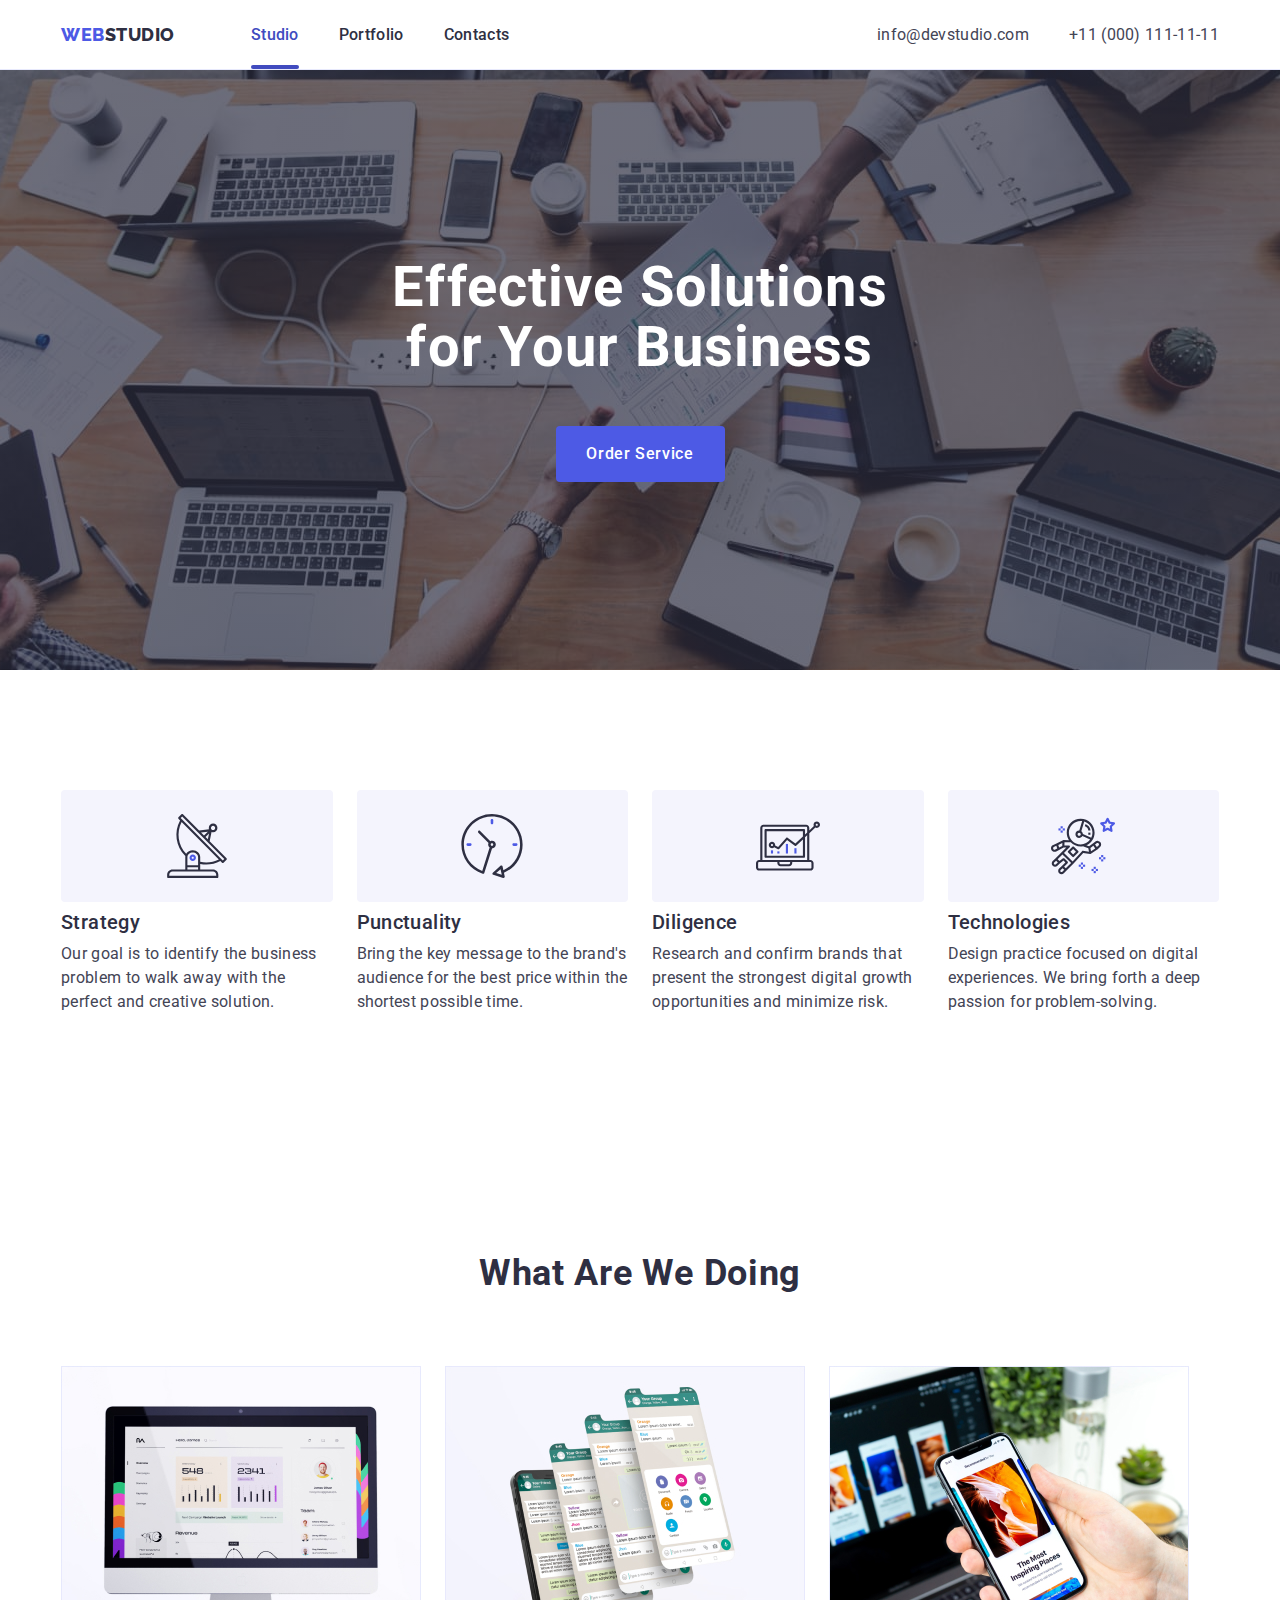
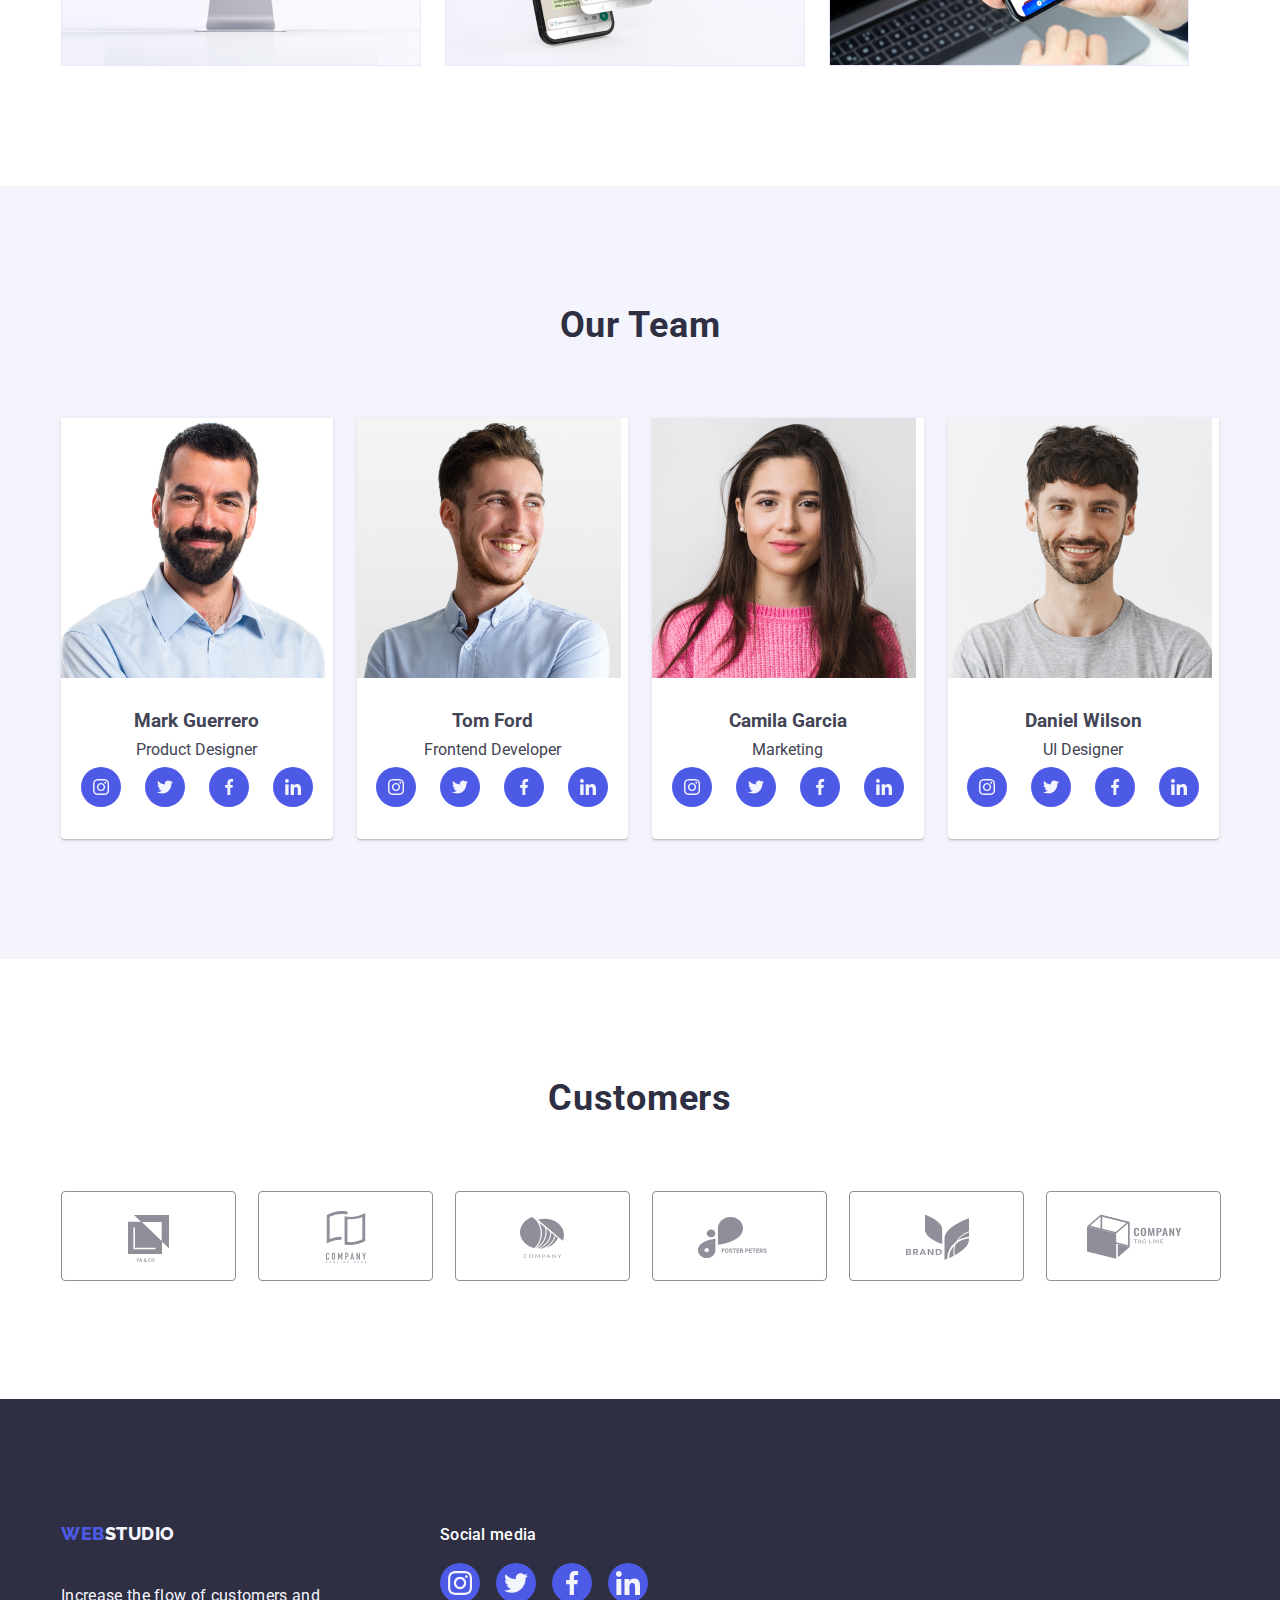
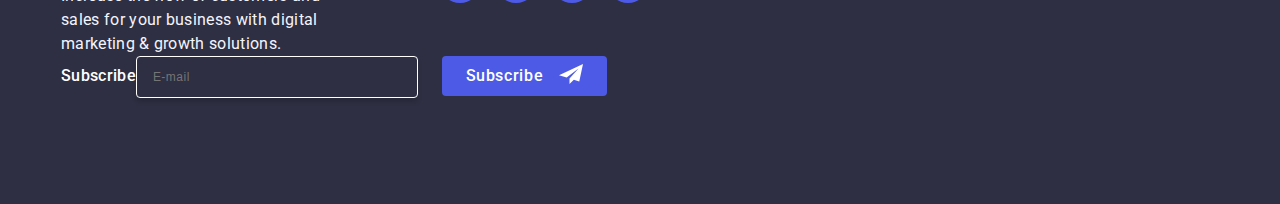
<file: index.html>
<!DOCTYPE html>
<html lang="en">

<head>
    <meta charset="UTF-8">
    <meta name="viewport" content="width=device-width, initial-scale=1.0">
    <title>Studio</title>

<!-- Style Normalization -->
    <link rel="stylesheet" 
    href="https://cdnjs.cloudflare.com/ajax/libs/modern-normalize/2.0.0/modern-normalize.min.css" integrity="sha512-4xo8blKMVCiXpTaLzQSLSw3KFOVPWhm/TRtuPVc4WG6kUgjH6J03IBuG7JZPkcWMxJ5huwaBpOpnwYElP/m6wg==" 
    crossorigin="anonymous" 
    referrerpolicy="no-referrer" />

<!-- Google Fonts -->
    <link rel="preconnect" href="https://fonts.googleapis.com" />
    <link rel="preconnect" href="https://fonts.gstatic.com" crossorigin />
    <link href="https://fonts.googleapis.com/css2?family=Raleway:wght@800&family=Roboto:wght@400;500;700;900&display=swap"
        rel="stylesheet" />

 <!-- CSS -->
    <link rel="stylesheet" href="./css/styles.css" />
</head>

<body>
<!-- This is the top header -->
<header class="header">
    <div class="main-header container">
    <nav class="header-nav">
            <a class="logo link" href="./index.html">Web<span class="studio-logo">Studio</span>
            </a>
            <ul class="header-menu list">
                <li class="header-item">
                    <a class="menu-nav-link link menu-active" href="./index.html">Studio</a>
                </li>
                <li class="header-item">
                    <a class="menu-nav-link link" href="./portfolio.html">Portfolio</a>
                </li>
                <li class="header-item">
                    <a class="menu-nav-link link" href="">Contacts</a>
                </li>
            </ul>
    </nav>
    <address class="address">
            <ul class="contact list">
                <li class="address-item">
                    <a class="contact-info link" href="mailto:info@devstudio.com">info@devstudio.com</a>
                </li>
                <li class="address-item">
                    <a class="contact-info link" href="tel:+110001111111">+11 (000) 111-11-11</a>
                </li>
            </ul>
    </address>
    </div>
</header>

<!-- Main with 5 sections -->
<main>
<!-- Section 1 hero -->
    <section class="hero">       
        <div class="container hero-container">
          <h1 class="hero-text">Effective Solutions for Your Business</h1>
            <button class="hero-button" type="button" data-modal-open>Order Service</button>
        </div>
    </section>

<!-- Section 2 features -->    
    <section class="feature-list">
        <div class="container">
        <h2 class="visually-hidden">Feature List</h2>
        <ul class="info-card list">
            <li class="feature-card">
                <div class="feature-icon-container">
                  <svg xmlns="http://www.w3.org/2000/svg" width="64" height="64" viewBox="0 0 64 64" fill="none" id="antenna">
                    <use href="./images/SVG-sprite-icons.svg#antenna"></use> 
                  </svg>
                </div>
                <h3 class="feature-title">Strategy</h3>
                <p class="feature-text">Our goal is to identify the business problem to walk away with the perfect and creative
                    solution.</p>
            </li>
    
            <li class="feature-card">
                <div class="feature-icon-container">
                    <svg xmlns="http://www.w3.org/2000/svg" width="64" height="64" viewBox="0 0 64 64" fill="none" id="clock">
                        <use href="./images/SVG-sprite-icons.svg#clock"></use>
                    </svg>
                </div>
                <h3 class="feature-title">Punctuality</h3>
                <p class="feature-text"> Bring the key message to the brand's audience for the best price within the shortest
                    possible time.</p>
            </li>
    
            <li class="feature-card">
                <div class="feature-icon-container">
                    <svg xmlns="http://www.w3.org/2000/svg" width="64" height="64" viewBox="0 0 64 64" fill="none" id="diagram">
                        <use href="./images/SVG-sprite-icons.svg#diagram"></use>
                    </svg>
                </div>
                <h3 class="feature-title">Diligence</h3>
                <p class="feature-text">Research and confirm brands that present the strongest digital growth opportunities and
                    minimize risk.</p>
            </li>
    
            <li class="feature-card">
                <div class="feature-icon-container">
                    <svg xmlns="http://www.w3.org/2000/svg" width="64" height="64" viewBox="0 0 64 64" fill="none" id="astronaut">
                        <use href="./images/SVG-sprite-icons.svg#astronaut"></use>
                    </svg>
                </div>
                <h3 class="feature-title">Technologies</h3>
                <p class="feature-text">Design practice focused on digital experiences. We bring forth a deep passion for
                    problem-solving.</p>
            </li>
        </ul>
        </div>
    </section>

<!-- Section 3 services -->    
    <section class="service-section">
        <div class="container">
        <h2 class="section-title no-top-padding">What are we doing</h2>
        <ul class="service list">
            <li class="service-photo">
                <img src="./images/desktop-monitor.jpg" width="360" alt="desktop-monitor" />
            </li>
            <li class="service-photo">
                <img src="./images/mobile-phones.jpg" width="360" alt="mobile-phones" />
            </li>
            <li class="service-photo">
                <img src="./images/mobile-phone-apps.jpg" width="360" alt="mobile-phone-applications" />
            </li>
        </ul>
        </div>
    </section>

<!-- Section 4 team profile -->   
    <section class="team-section">
        <div class="container">
        <h2 class="section-title">Our Team</h2>
        <ul class="team list">
            <li class="team-item">
                <img src="./images/smiling-man-with-beard.jpg" width="264" alt="smiling-man-with-beard" />
                <div class="team-member">
                <h3 class="feature-title">Mark Guerrero</h3>
                <p class="feature-text">Product Designer</p>
                  <ul class="social-media-icons list">
                    <!-- Staff 1 social media links -->
                    <li class="socmed-icon-list">
                        <a class="socmed-icon-link" href="">
                            <svg class="socmed-icon" xmlns="http://www.w3.org/2000/svg" width="16" height="16">
                                <use href="./images/SVG-sprite-icons.svg#instagram"></use>
                            </svg>
                        </a>
                      </li>
                    <li class="socmed-icon-list">
                        <a class="socmed-icon-link" href="">
                            <svg class="socmed-icon" xmlns="http://www.w3.org/2000/svg" width="16" height="16">
                                <use href="./images/SVG-sprite-icons.svg#twitter"></use>
                            </svg>
                        </a>
                    </li>
                    <li class="socmed-icon-list">
                        <a class="socmed-icon-link" href="">
                            <svg class="socmed-icon" xmlns="http://www.w3.org/2000/svg" width="16" height="16">
                                <use href="./images/SVG-sprite-icons.svg#facebook"></use>
                            </svg>
                        </a>
                    </li>
                    <li class="socmed-icon-list">
                        <a class="socmed-icon-link" href="">
                            <svg class="socmed-icon" xmlns="http://www.w3.org/2000/svg" width="16" height="16">
                                <use href="./images/SVG-sprite-icons.svg#linkedin"></use>
                            </svg>
                        </a>
                    </li>
                  </ul>
                </div>
            </li>
            <li class="team-item">
                <img src="./images/smiling-man-looking-right.jpg" width="264" alt="smiling-man-looking-right" />
                <div class="team-member">
                <h3 class="feature-title">Tom Ford</h3>
                <p class="feature-text">Frontend Developer</p>
                <ul class="social-media-icons list">
                    <!-- Staff 2 social media links -->
                    <li class="socmed-icon-list">
                        <a class="socmed-icon-link" href="">
                            <svg class="socmed-icon" xmlns="http://www.w3.org/2000/svg" width="16" height="16">
                                <use href="./images/SVG-sprite-icons.svg#instagram"></use>
                            </svg>
                        </a>
                    </li>
                    <li class="socmed-icon-list">
                        <a class="socmed-icon-link" href="">
                            <svg class="socmed-icon" xmlns="http://www.w3.org/2000/svg" width="16" height="16">
                                <use href="./images/SVG-sprite-icons.svg#twitter"></use>
                            </svg>
                        </a>
                    </li>
                    <li class="socmed-icon-list">
                        <a class="socmed-icon-link" href="">
                            <svg class="socmed-icon" xmlns="http://www.w3.org/2000/svg" width="16" height="16">
                                <use href="./images/SVG-sprite-icons.svg#facebook"></use>
                            </svg>
                        </a>
                    </li>
                    <li class="socmed-icon-list">
                        <a class="socmed-icon-link" href="">
                            <svg class="socmed-icon" xmlns="http://www.w3.org/2000/svg" width="16" height="16">
                                <use href="./images/SVG-sprite-icons.svg#linkedin"></use>
                            </svg>
                        </a>
                    </li>
                </ul>
                </div>
            </li>
            <li class="team-item">
                <img src="./images/smiling-girl-in-pink.jpg" width="264" alt="smiling-girl-in-pink" />
                <div class="team-member">
                <h3 class="feature-title">Camila Garcia</h3>
                <p class="feature-text">Marketing</p>
                <ul class="social-media-icons list">
                    <!-- Staff 3 social media links -->
                    <li class="socmed-icon-list">
                        <a class="socmed-icon-link" href="">
                            <svg class="socmed-icon" xmlns="http://www.w3.org/2000/svg" width="16" height="16">
                                <use href="./images/SVG-sprite-icons.svg#instagram"></use>
                            </svg>
                        </a>
                    </li>
                    <li class="socmed-icon-list">
                        <a class="socmed-icon-link" href="">
                            <svg class="socmed-icon" xmlns="http://www.w3.org/2000/svg" width="16" height="16">
                                <use href="./images/SVG-sprite-icons.svg#twitter"></use>
                            </svg>
                        </a>
                    </li>
                    <li class="socmed-icon-list">
                        <a class="socmed-icon-link" href="">
                            <svg class="socmed-icon" xmlns="http://www.w3.org/2000/svg" width="16" height="16">
                                <use href="./images/SVG-sprite-icons.svg#facebook"></use>
                            </svg>
                        </a>
                    </li>
                    <li class="socmed-icon-list">
                        <a class="socmed-icon-link" href="">
                            <svg class="socmed-icon" xmlns="http://www.w3.org/2000/svg" width="16" height="16">
                                <use href="./images/SVG-sprite-icons.svg#linkedin"></use>
                            </svg>
                        </a>
                    </li>
                </ul>
                </div>
            </li>
            <li class="team-item">
                <img src="./images/smiling-man-in-gray.jpg" width="264" alt="smiling-man-in-gray" />
                <div class="team-member">
                <h3 class="feature-title">Daniel Wilson</h3>
                <p class="feature-text">UI Designer</p>
                <ul class="social-media-icons list">
                    <!-- Staff 4 social media links -->
                    <li class="socmed-icon-list">
                        <a class="socmed-icon-link" href="">
                            <svg class="socmed-icon" xmlns="http://www.w3.org/2000/svg" width="16" height="16">
                                <use href="./images/SVG-sprite-icons.svg#instagram"></use>
                            </svg>
                        </a>
                    </li>
                    <li class="socmed-icon-list">
                        <a class="socmed-icon-link" href="">
                            <svg class="socmed-icon" xmlns="http://www.w3.org/2000/svg" width="16" height="16">
                                <use href="./images/SVG-sprite-icons.svg#twitter"></use>
                            </svg>
                        </a>
                    </li>
                    <li class="socmed-icon-list">
                        <a class="socmed-icon-link" href="">
                            <svg class="socmed-icon" xmlns="http://www.w3.org/2000/svg" width="16" height="16">
                                <use href="./images/SVG-sprite-icons.svg#facebook"></use>
                            </svg>
                        </a>
                    </li>
                    <li class="socmed-icon-list">
                        <a class="socmed-icon-link" href="">
                            <svg class="socmed-icon" xmlns="http://www.w3.org/2000/svg" width="16" height="16">
                                <use href="./images/SVG-sprite-icons.svg#linkedin"></use>
                            </svg>
                        </a>
                    </li>
                </ul>
                </div>
            </li>
        </ul>
        </div>
    </section>
<!-- Section 5 client gallery -->
<section class="customer-gallery">
    <div class="container">
        <h2 class="section-title">Customers</h2>
        <ul class="customers list">
            <!-- Client 1 -->
           <li class="customer-gallery-list">
              <a class="icon-link" href="">
                <svg class="customer-icon" xmlns="http://www.w3.org/2000/svg" width="104" height="56">
                  <use href="./images/SVG-sprite-icons.svg#client1"></use>
                </svg>
              </a>
           </li>
           <!-- Client 2 -->
            <li class="customer-gallery-list">
                <a class="icon-link" href="">
                    <svg class="customer-icon" xmlns="http://www.w3.org/2000/svg" width="104" height="56">
                        <use href="./images/SVG-sprite-icons.svg#client2"></use>
                    </svg>
                </a>
            </li>
            <!-- Client 3 -->
            <li class="customer-gallery-list">
                <a class="icon-link" href="">
                    <svg class="customer-icon" xmlns="http://www.w3.org/2000/svg" width="104" height="56">
                        <use href="./images/SVG-sprite-icons.svg#client3"></use>
                    </svg>
                </a>
            </li>
            <!-- Client 4 -->
            <li class="customer-gallery-list">
                <a class="icon-link" href="">
                    <svg class="customer-icon" xmlns="http://www.w3.org/2000/svg" width="104" height="56">
                        <use href="./images/SVG-sprite-icons.svg#client4"></use>
                    </svg>
                </a>
            </li>
            <!-- Client 5 -->
            <li class="customer-gallery-list">
                <a class="icon-link" href="">
                    <svg class="customer-icon" xmlns="http://www.w3.org/2000/svg" width="104" height="56">
                        <use href="./images/SVG-sprite-icons.svg#client5"></use>
                    </svg>
                </a>
            </li>
            <!-- Client 6 -->
            <li class="customer-gallery-list">
                <a class="icon-link" href="">
                    <svg class="customer-icon" xmlns="http://www.w3.org/2000/svg" width="104" height="56">
                        <use href="./images/SVG-sprite-icons.svg#client6"></use>
                    </svg>
                </a>
            </li>
        </ul>
    </div>
</section>
</main>
<!-- Footer -->
    <footer class="footer row">
        <div class="container">
            <div class="wrapper">
                <a href="./index.html" class="logo link">Web<span class="footer-studio">Studio</span>
                </a>
                <p class="footer-text">
                    Increase the flow of customers and <br />
                    sales for your business with digital <br />
                    marketing & growth solutions.
                </p>
            </div>
            <!-- Footer Social Media Menu -->
            <div class="wrapper">
                <p class="footer-menu-header">Social media</p>
                <ul class="footer-socmed list">
                        <li class="footer-socmed-icons">
                        <a class="footer-socmed-links" href="">
                            <svg class="footer-socmed-svg" xmlns="http://www.w3.org/2000/svg" width="24" height="24">
                                <use href="./images/SVG-sprite-icons.svg#instagram-footer"></use>
                            </svg>
                        </a>
                    </li>
                    <li class="footer-socmed-icons">
                        <a class="footer-socmed-links" href="">
                            <svg class="footer-socmed-svg" xmlns="http://www.w3.org/2000/svg" width="24" height="24">
                                <use href="./images/SVG-sprite-icons.svg#twitter-footer"></use>
                            </svg>
                        </a>
                    </li>
                    <li class="footer-socmed-icons">
                        <a class="footer-socmed-links" href="">
                            <svg class="footer-socmed-svg" xmlns="http://www.w3.org/2000/svg" width="24" height="24">
                                <use href="./images/SVG-sprite-icons.svg#facebook-footer"></use>
                            </svg>
                        </a>
                    </li>
                    <li class="footer-socmed-icons">
                        <a class="footer-socmed-links" href="">
                            <svg class="footer-socmed-svg" xmlns="http://www.w3.org/2000/svg" width="24" height="24">
                                <use href="./images/SVG-sprite-icons.svg#linkedin-footer"></use>
                            </svg>
                        </a>
                    </li>
                </ul>
            </div>
        </div>
        <!-- Footer subscribe form -->
        <div class="container footer-form">
            <p class="subscribe">Subscribe</p>
            <form class="subscribe-form">
                <label class="subscribe-label">
                    <input class="input-type" type="E-mail" name="name" placeholder="E-mail">
                </label>
                <button class="subscribe-button" type="submit">
                    Subscribe
                    <svg class="icon-send" xmlns="http://www.w3.org/2000/svg" width="24" height="24">
                        <use href="./images/SVG-sprite-icons.svg#icon-send"></use>
                    </svg>
                </button>
            </form>
        </div>
    </footer>
    <!-- JS data modal -->
    <div class="backdrop is-hidden" data-modal>
        <div class="modal">
            <button class="modal-close" type="button" data-modal-close>
                <svg class="modal-close-svg" xmlns="http://www.w3.org/2000/svg" width="8" height="8">
                    <use href="./images/SVG-sprite-icons.svg#modal-close"></use>
                </svg>
            </button>
        </div>
    </div>
    <script src="./modal.js"></script>
</body>
</html>
</file>
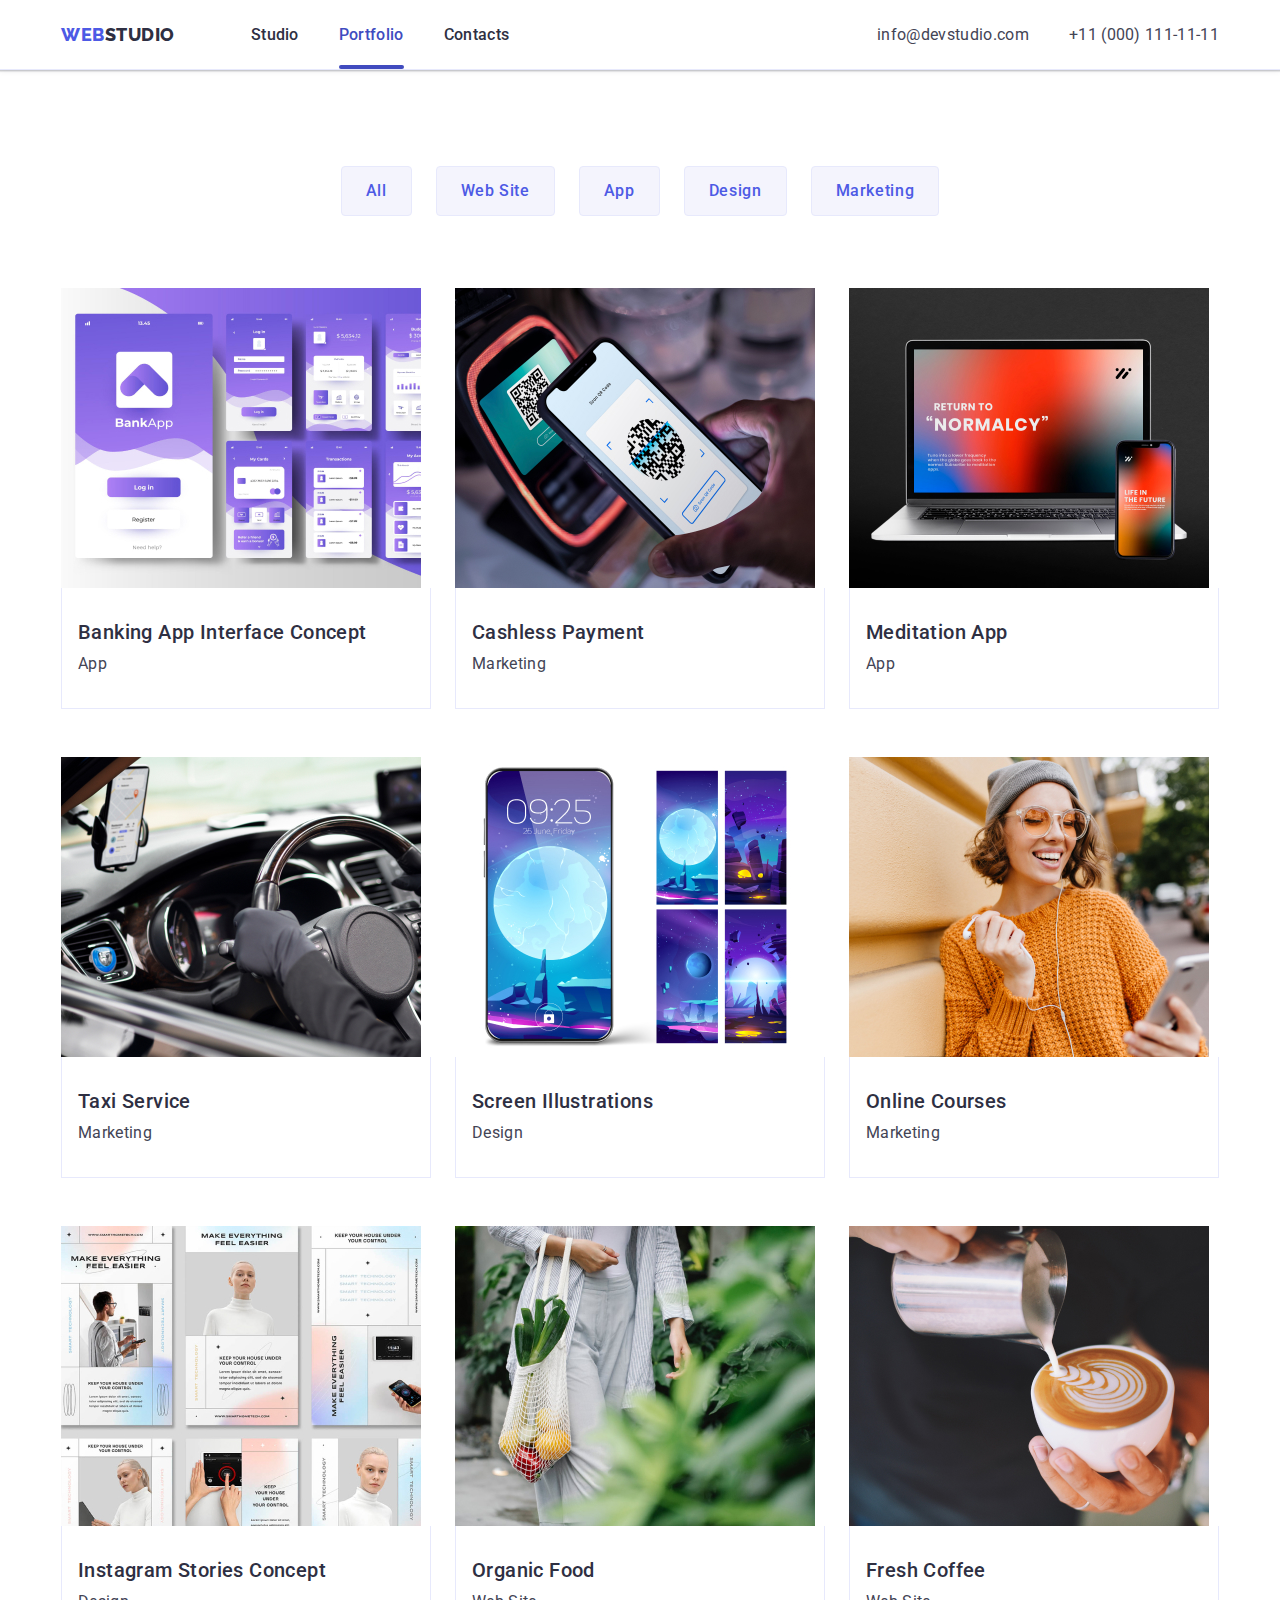
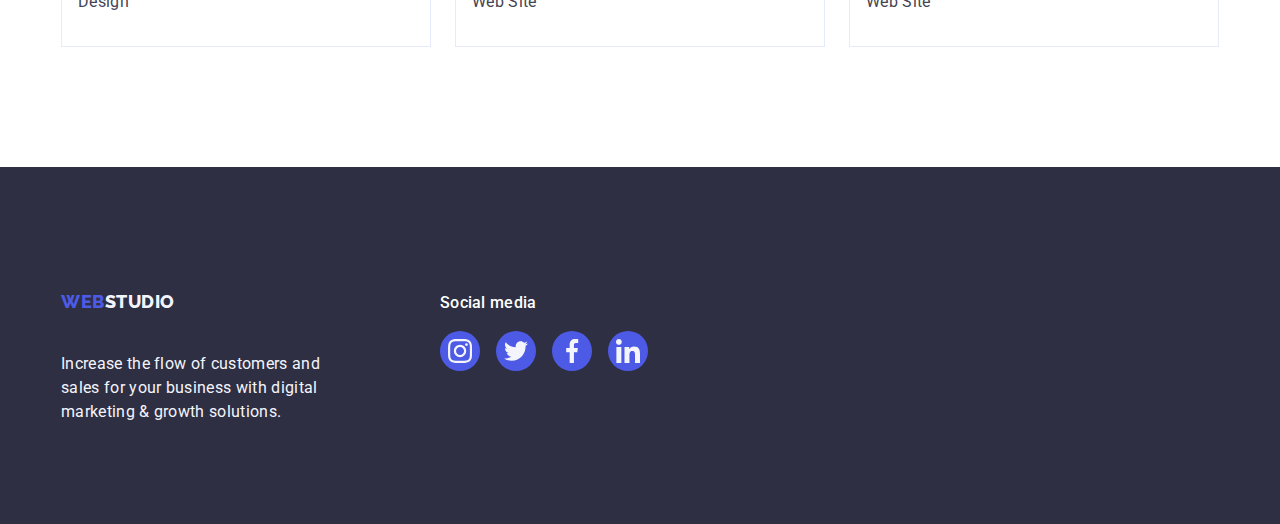
<file: portfolio.html>
<!DOCTYPE html>
<html lang="en">

<head>
    <meta charset="UTF-8">
    <meta name="viewport" content="width=device-width, initial-scale=1.0">
    <title>Portfolio</title>

<!-- Style Normalization -->
<link rel="stylesheet" href="https://cdnjs.cloudflare.com/ajax/libs/modern-normalize/2.0.0/modern-normalize.min.css"
    integrity="sha512-4xo8blKMVCiXpTaLzQSLSw3KFOVPWhm/TRtuPVc4WG6kUgjH6J03IBuG7JZPkcWMxJ5huwaBpOpnwYElP/m6wg=="
    crossorigin="anonymous" referrerpolicy="no-referrer" />

<!-- Google Fonts -->
<link rel="preconnect" href="https://fonts.googleapis.com" />
<link rel="preconnect" href="https://fonts.gstatic.com" crossorigin />
<link href="https://fonts.googleapis.com/css2?family=Raleway:wght@800&family=Roboto:wght@400;500;700;900&display=swap"
    rel="stylesheet" />

<!-- CSS -->
<link rel="stylesheet" href="./css/styles.css" />
</head>

<body>
<!-- This is the top header -->
<header class="header">
    <div class="main-header container">
        <nav class="header-nav">
            <a class="logo link" href="./index.html">Web<span class="studio-logo">Studio</span>
            </a>
            <ul class="header-menu list">
                <li class="header-item">
                    <a class="menu-nav-link link" href="./index.html">Studio</a>
                </li>
                <li class="header-item">
                    <a class="menu-nav-link link menu-active" href="./portfolio.html" >Portfolio</a>
                </li>
                <li class="header-item">
                    <a class="menu-nav-link link" href="">Contacts</a>
                </li>
            </ul>
        </nav>
        <address class="address">
            <ul class="address list">
                <li class="address-item">
                    <a class="contact-info link" href="mailto:info@devstudio.com" >info@devstudio.com</a>
                </li>
                <li class="address-item">
                    <a class="contact-info link" href="tel:+110001111111" >+11 (000) 111-11-11</a>
                </li>
            </ul>
        </address>
    </div>
</header>
<!-- Main with 1 section -->
<main>
    <section class="product-services">
        <div class="container">
        <h1 class="visually-hidden">Services</h1>

        <ul class="btn list">
            <li><button type="button" class="button-menu">All</button></li>
            <li><button type="button" class="button-menu">Web Site</button></li>
            <li><button type="button" class="button-menu">App</button></li>
            <li><button type="button" class="button-menu">Design</button></li>
            <li><button type="button" class="button-menu">Marketing</button></li>
        </ul>
        <!-- Products -->
        <ul class="product list">
            <li class="product-item">
                <a class="product-info link" href="">
                <div class="product-card-image">
                <img src="./images/bank-ui.jpg" alt="bank app" width="360" />
                    <p class="product-description">
                        14 Stylish and User-Friendly App Design Concepts · Task Manager App · Calorie Tracker App · Exotic Fruit Ecommerce App ·
                        Cloud Storage App
                    </p>
                </div>
                <div class="product-card">
                <h2 class="feature-title">Banking App Interface Concept</h2>
                <p class="feature-text">App</p>
                </div>
                </a>
            </li>
            <li class="product-item">
                <a class="product-info link" href="">
                <div class="product-card-image">
                <img src="./images/cashless.jpg" alt="cashless payment" width="360" />
                    <p class="product-description">
                        14 Stylish and User-Friendly App Design Concepts · Task Manager App · Calorie Tracker App · Exotic Fruit Ecommerce
                        App ·
                        Cloud Storage App
                    </p>
                </div>
                <div class="product-card">
                <h2 class="feature-title">Cashless Payment</h2>
                <p class="feature-text">Marketing</p>
                </div>
                </a>
            </li>
            <li class="product-item">
                <a class="product-info link" href="">
                <div class="product-card-image">
                <img src="./images/meditate-app.jpg" alt="meditation app" width="360" />
                    <p class="product-description">
                        14 Stylish and User-Friendly App Design Concepts · Task Manager App · Calorie Tracker App · Exotic Fruit Ecommerce
                        App ·
                        Cloud Storage App
                    </p>
                </div>
                <div class="product-card">
                <h2 class="feature-title">Meditation App</h2>
                <p class="feature-text">App</p>
                </div>
                </a>             
            </li>
            <li class="product-item">
                <a class="product-info link" href="">
                <div class="product-card-image">
                <img src="./images/taxi-app.jpg" alt="taxi service" width="360" />
                    <p class="product-description">
                        14 Stylish and User-Friendly App Design Concepts · Task Manager App · Calorie Tracker App · Exotic Fruit Ecommerce
                        App ·
                        Cloud Storage App
                    </p>
                </div>
                <div class="product-card">
                <h2 class="feature-title">Taxi Service</h2>
                <p class="feature-text">Marketing</p>
                </div>
                </a>                
            </li>
            <li class="product-item">
                <a class="product-info link" href="">
                <div class="product-card-image">
                <img src="./images/screen-ui.jpg" alt="screen illustrations" width="360" />
                    <p class="product-description">
                        14 Stylish and User-Friendly App Design Concepts · Task Manager App · Calorie Tracker App · Exotic Fruit Ecommerce
                        App ·
                        Cloud Storage App
                    </p>
                </div>
                <div class="product-card">
                <h2 class="feature-title">Screen Illustrations</h2>
                <p class="feature-text">Design</p>
                </div>
                </a>                
            </li>
            <li class="product-item">
                <a class="product-info link" href="">
                <div class="product-card-image">
                <img src="./images/girl-online.jpg" alt="online course" width="360" />
                    <p class="product-description">
                        14 Stylish and User-Friendly App Design Concepts · Task Manager App · Calorie Tracker App · Exotic Fruit Ecommerce
                        App ·
                        Cloud Storage App
                    </p>
                </div>
                <div class="product-card">
                <h2 class="feature-title">Online Courses</h2>
                <p class="feature-text">Marketing</p>
                </div>
                </a>                
            </li>
            <li class="product-item">
                <a class="product-info link" href="">
                <div class="product-card-image">
                <img src="./images/insta-stories.jpg" alt="instagram stories" width="360" />
                    <p class="product-description">
                        14 Stylish and User-Friendly App Design Concepts · Task Manager App · Calorie Tracker App · Exotic Fruit Ecommerce
                        App ·
                        Cloud Storage App
                    </p>
                </div>
                <div class="product-card">
                <h2 class="feature-title">Instagram Stories Concept</h2>
                <p class="feature-text">Design</p>
                </div>
                </a>                
            </li>
            <li class="product-item">
                <a class="product-info link" href="">
                <div class="product-card-image">
                <img src="./images/organic-food.jpg" alt="organic food" width="360" />
                    <p class="product-description">
                        14 Stylish and User-Friendly App Design Concepts · Task Manager App · Calorie Tracker App · Exotic Fruit Ecommerce
                        App ·
                        Cloud Storage App
                    </p>
                </div>
                <div class="product-card">
                <h2 class="feature-title">Organic Food</h2>
                <p class="feature-text">Web Site</p>
                </div>
                </a>                
            </li>
            <li class="product-item">
                <a class="product-info link" href="">
                <div class="product-card-image">
                <img src="./images/fresh-coffee.jpg" alt="fresh coffee" width="360" />
                    <p class="product-description">
                        14 Stylish and User-Friendly App Design Concepts · Task Manager App · Calorie Tracker App · Exotic Fruit Ecommerce
                        App ·
                        Cloud Storage App
                    </p>
                </div>
                <div class="product-card">
                <h2 class="feature-title">Fresh Coffee</h2>
                <p class="feature-text">Web Site</p>
                </div>
            </a>                
            </li>
        </ul>
        </div>
    </section>
</main>
<!-- Footer -->
  <footer class="footer">
    <div class="container">
        <div class="wrapper">
            <a href="./index.html" class="logo link">Web<span class="footer-studio">Studio</span>
            </a>
            <p class="footer-text">
                Increase the flow of customers and <br />
                sales for your business with digital <br />
                marketing & growth solutions.
            </p>
        </div>
        <!-- Footer Social Media Menu -->
        <div class="wrapper">
            <p class="footer-menu-header">Social media</p>
            <ul class="footer-socmed list">
                <li class="footer-socmed-icons">
                    <a class="footer-socmed-links" href="">
                        <svg class="footer-socmed-svg" xmlns="http://www.w3.org/2000/svg" width="24" height="24">
                            <use href="./images/SVG-sprite-icons.svg#instagram-footer"></use>
                        </svg>
                    </a>
                </li>
                <li class="footer-socmed-icons">
                    <a class="footer-socmed-links" href="">
                        <svg class="footer-socmed-svg" xmlns="http://www.w3.org/2000/svg" width="24" height="24">
                            <use href="./images/SVG-sprite-icons.svg#twitter-footer"></use>
                        </svg>
                    </a>
                </li>
                <li class="footer-socmed-icons">
                    <a class="footer-socmed-links" href="">
                        <svg class="footer-socmed-svg" xmlns="http://www.w3.org/2000/svg" width="24" height="24">
                            <use href="./images/SVG-sprite-icons.svg#facebook-footer"></use>
                        </svg>
                    </a>
                </li>
                <li class="footer-socmed-icons">
                    <a class="footer-socmed-links" href="">
                        <svg class="footer-socmed-svg" xmlns="http://www.w3.org/2000/svg" width="24" height="24">
                            <use href="./images/SVG-sprite-icons.svg#linkedin-footer"></use>
                        </svg>
                    </a>
                </li>
            </ul>
        </div>
    </div>
  </footer>
</body>
</html>
</file>
<file: css/styles.css>
/* <-- CSS Reset --> */
* {
  margin: 0;
  padding: 0;
}

/* <-- Global Settings --> */
:root {
  --iris: #4d5ae5;
  --ocean: #404bbf;
  --navyblue: #2e2f42;
  --slate: #434455;
  --white: #ffffff;
  --cloud: #f4f4fd;
  --cornflower: #e7e9fc;
  --lightslate: #8e8f99;
  --green: #31d0aa;
  --dairy: #fcfcfc;
}

body {
  font-family: 'Roboto', sans-serif;
  color: var(--slate);
  background-color: var(--white);
}

.link {
  text-decoration: none;
}

.list {
  list-style: none;
}

/* <-- WEBSTUDIO header logo --> */
.logo {
  color: var(--iris);
  font-family: 'Raleway', sans-serif;
  font-weight: 800;
  font-size: 18px;
  line-height: 1.17;
  letter-spacing: 0.03em;
  text-transform: uppercase;
  padding: 24px 0;
  margin-right: 76px;
}

.studio-logo {
  color: var(--navyblue);
}

/* <-- Header top area --> */
.header {
  border-bottom: 1px solid var(--cornflower);
  box-shadow: 0px 2px 1px rgba(46, 47, 66, 0.08),
    0px 1px 1px rgba(46, 47, 66, 0.16), 0px 1px 6px rgba(46, 47, 66, 0.08);
}

.main-header {
  display: flex;
  justify-content: space-between;
}

.container {
  width: 1158px;
  margin: 0 auto;
  padding: 0 15px;
}

.header-nav,
.address {
  display: flex;
  align-items: center;
}

.header-nav > .list {
  display: flex;
  gap: 40px;
}

.menu-nav-link {
  color: var(--navyblue);
  font-weight: 500;
  font-size: 16px;
  line-height: 1.5;
  letter-spacing: 0.02em;
  padding: 24px 0;
}

/* < -- Navigation active pages --> */
.menu-active {
  color: var(--ocean);
  position: relative;
  transition: color 250ms cubic-bezier(0.4, 0, 0.2, 1);
}

.menu-active::after {
  content: '';
  background-color: var(--ocean);
  position: absolute;
  left: 0;
  bottom: -1px;
  height: 4px;
  width: 100%;
  border-radius: 2px;
  transition: width 250ms cubic-bezier(0.4, 0, 0.2, 1);
}

.menu-active:hover::after {
  width: 100%;
}

.menu-active::after {
  width: 100%;
}

/* <-- Navigation contanct number and email --> */
.address {
  font-style: normal;
}

.address > .list {
  display: flex;
  gap: 40px;
}

.address-item > .contact-info {
  color: var(--slate);
  font-size: 16px;
  line-height: 1.5;
  letter-spacing: 0.02em;
}

.contact-info:hover,
.contact-info:focus {
  color: var(--ocean);
}

.address-item > .link {
  transition: color 250ms cubic-bezier(0.4, 0, 0.2, 1);
}

li > .link:hover,
li > .link:focus {
  color: var(--ocean);
}

/* < --Section 1 Hero order service modal button -- > */
.hero {
  background-color: var(--navyblue);
  padding: 188px 0;
  background-image: linear-gradient(
      rgba(46, 47, 66, 0.7),
      rgba(46, 47, 66, 0.7)
    ),
    url(../images/people-office.jpg);
  max-width: 1440px 1440px;
  background-repeat: no-repeat;
  background-position: center;
  background-size: cover;
}

.hero-text {
  color: var(--white);
  font-size: 56px;
  line-height: 1.07;
  text-align: center;
  letter-spacing: 0.02em;
  max-width: 496px;
  margin: 0 auto 48px;
}

.hero-button {
  background-color: var(--iris);
  color: var(--white);
  font-family: inherit;
  font-weight: 500;
  font-size: 16px;
  line-height: 1.5;
  letter-spacing: 0.04em;
  cursor: pointer;
  display: block;
  min-width: 169px;
  height: 56px;
  border: none;
  border-radius: 4px;
  margin: 0 auto;
  transition: background-color 250ms cubic-bezier(0.4, 0, 0.2, 1);
}

.hero-button:hover,
.hero-button:focus {
  background-color: var(--ocean);
}

/* <-- Hero section modal window --> */
.backdrop {
  display: block;
  position: fixed;
  top: 0;
  left: 0;
  width: 100%;
  height: 100%;
  background-color: rgba(46, 47, 66, 0.4);
  opacity: 1;
  transition: opacity 250ms cubic-bezier(0.4, 0, 0.2, 1),
    visibility 250ms cubic-bezier(0.4, 0, 0.2, 1);
}

.backdrop.is-hidden {
  opacity: 0;
  pointer-events: none;
  visibility: hidden;
}

.modal {
  position: absolute;
  top: 50%;
  left: 50%;
  transform: translate(-50%, -50%) scale(1);
  width: 408px;
  min-height: 584px;
  background: var(--dairy);
  box-shadow: 0px 1px 1px rgba(0, 0, 0, 0.14), 0px 1px 3px rgba(0, 0, 0, 0.12),
    0px 2px 1px rgba(0, 0, 0, 0.2);
  border-radius: 4px;
  transform: translate(-50%, -50%) scale(1);
  transition: transform 250ms cubic-bezier(0.4, 0, 0.2, 1);
}

.modal-close {
  position: absolute;
  top: 24px;
  right: 24px;
  width: 24px;
  height: 24px;
  border-radius: 50%;
  background-color: var(--cornflower);
  border: 1px solid rgba(0, 0, 0, 0.1);
  color: var(--navyblue);
  display: flex;
  align-items: center;
  justify-content: center;
  cursor: pointer;
  transition: background-color 250ms cubic-bezier(0.4, 0, 0.2, 1),
    border 250ms cubic-bezier(0.4, 0, 0.2, 1);
}

.modal-close:hover,
.modal-close:focus {
  background-color: var(--ocean);
  border: none;
}

.modal-close-svg {
  width: 8px;
  height: 10px;
  transition: fill 250ms cubic-bezier(0.4, 0, 0.2, 1);
}

.modal-close:hover,
.modal-close:focus {
  fill: var(--white);
}

/* <-- Section 2 features -- > */
.visually-hidden {
  position: absolute;
  width: 1px;
  height: 1px;
  margin: -1px;
  border: 0;
  padding: 0;
  white-space: nowrap;
  clip-path: inset(100%);
  clip: rect(0 0 0 0);
  overflow: hidden;
}

.feature-list {
  padding: 120px 0;
}

.info-card.list {
  display: flex;
  gap: 24px;
}

.feature-card {
  flex-basis: calc((100% - 72px) / 4);
}

.feature-icon-container {
  display: flex;
  align-items: center;
  justify-content: center;
  height: 112px;
  background-color: var(--cloud);
  border-radius: 4px;
  margin-bottom: 8px;
}

.info-card .feature-title,
.product .feature-title {
  margin-bottom: 8px;
  font-weight: 500;
  font-size: 20px;
  line-height: 1.2;
  letter-spacing: 0.02em;
  text-align: left;
  color: var(--navyblue);
}

.info-card .feature-text,
.product .feature-text {
  font-size: 16px;
  line-height: 1.5;
  letter-spacing: 0.02em;
  text-align: left;
  color: var(--slate);
}

/* <-- Section 3 services --> */
.section-title {
  text-align: center;
  color: var(--navyblue);
  font-size: 36px;
  line-height: 1.11;
  letter-spacing: 0.02em;
  text-transform: capitalize;
  margin-bottom: 72px;
}

.service-section {
  padding: 120px 0;
}

.service.list {
  display: flex;
  gap: 24px;
}

.service-photo {
  flex-basis: calc((100% --48px) / 3);
}
/* <-- Section 4 team profile --> */
.team-section {
  background-color: var(--cloud);
  padding: 120px 0;
}

.team.list {
  display: flex;
  gap: 24px;
}

.team-item {
  background-color: var(--white);
  flex-basis: calc((100% - 72px) / 4);
  border-radius: 0 0 4px 4px;
  box-shadow: 0px 1px 6px rgba(46, 47, 66, 0.08),
    0px 1px 1px rgba(46, 47, 66, 0.16), 0px 2px 1px rgba(46, 47, 66, 0.08);
}

.team-member {
  padding: 32px 0;
}

.feature-title {
  text-align: center;
  margin-bottom: 8px;
}

.feature-text {
  text-align: center;
}

/* <-- Section 4 team social media --> */
.social-media-icons {
  display: flex;
  justify-content: center;
  gap: 24px;
  margin-top: 8px;
}

.socmed-icon-list {
  width: 40px;
  height: 40px;
}

.socmed-icon-link {
  width: 100%;
  height: 100%;
  background-color: var(--iris);
  border-radius: 50%;
  display: flex;
  align-items: center;
  justify-content: center;
  transition: background-color 250ms cubic-bezier(0.4, 0, 0.2, 1);
}

.socmed-icon-link:hover,
.socmed-icon-link:focus {
  background-color: var(--ocean);
}

.socmed-icon {
  fill: var(--cloud);
}

/* <-- Section 5 vectors --> */
.customer-gallery {
  padding: 120px 0;
}

.customers {
  display: flex;
  gap: 24px;
}

.customer-gallery-list {
  width: calc((100% - 120px) / 6);
  height: 88px;
}

.icon-link {
  width: 100%;
  height: 100%;
  border: 1px solid var(--lightslate);
  border-radius: 4px;
  display: flex;
  align-items: center;
  justify-content: center;
  color: var(--lightslate);
  transition: color 250ms cubic-bezier(0.4, 0, 0.2, 1),
    border-color 250ms cubic-bezier(0.4, 0, 0.2, 1);
}

.customer-icon {
  fill: currentColor;
}

.icon-link:hover,
.icon-link:focus {
  border-color: var(--ocean);
  color: var(--ocean);
}

/* <-- Footer with social media menu --> */
/* .row {
    display: flex;
    flex-direction: row;
} */

.footer {
  background-color: var(--navyblue);
  padding: 100px 0;
}

.footer-studio {
  color: var(--cloud);
}

.footer-text {
  color: var(--cloud);
  line-height: 1.5;
  letter-spacing: 0.02em;
  max-width: 264px;
}

.footer .link {
  display: inline-block;
  margin-bottom: 16px;
}

.footer > .container {
  display: flex;
  align-items: baseline;
}

.wrapper {
  margin-right: 120px;
}

.footer-menu-header {
  font-weight: 500;
  font-size: 16px;
  line-height: 1.5;
  letter-spacing: 0.02em;
  color: var(--white);
  margin-bottom: 16px;
}

.footer-socmed {
  display: flex;
  gap: 16px;
}

.footer-socmed-icons {
  width: 40px;
  height: 40px;
}

.footer-socmed-links {
  width: 100%;
  height: 100%;
  background-color: var(--iris);
  border-radius: 50%;
  display: flex;
  align-items: center;
  justify-content: center;
  transition: background-color 250ms cubic-bezier(0.4, 0, 0.2, 1);
}

.footer-socmed-links:hover,
.footer-socmed-links:focus {
  background-color: var(--green);
}

.footer-socmed-svg {
  fill: var(--cloud);
}

/* <-- Footer subscribe form --> */
.subscribe {
  margin-bottom: 16px;
  font-weight: 500;
  font-size: 16px;
  line-height: 1.5;
  letter-spacing: 0.02em;
  color: var(--white);
}

.subscribe-form {
  display: flex;
  gap: 24px;
}

.input-type {
  width: 264px;
  height: 40px;
  border: 1px solid var(--white);
  background-color: transparent;
  font-size: 12px;
  line-height: 1.5;
  letter-spacing: 0.04em;
  padding-left: 16px;
  box-shadow: 0px 4px 4px 0px rgba(0, 0, 0, 0.15);
  border-radius: 4px;
  color: var(--white);
}

placeholder {
  color: var(--white);
}

.subscribe-button {
  min-width: 165px;
  height: 40px;
  display: flex;
  justify-content: center;
  align-items: center;
  font-family: Roboto, sans-serif;
  font-size: 16px;
  font-weight: 500;
  line-height: 1.5;
  letter-spacing: 0.04em;
  color: var(--white);
  cursor: pointer;
  background-color: var(--iris);
  border: none;
  border-radius: 4px;
}

.icon-send {
  margin-left: 16px;
}

/* < -- Portfolio page with transitions -- > */
.product-services {
  padding: 96px 0 120px 0;
}

.button-menu {
  font-family: inherit;
  font-weight: 500;
  font-size: 16px;
  line-height: 1.5;
  letter-spacing: 0.04em;
  color: var(--iris);
  background-color: var(--cloud);
  cursor: pointer;
  padding: 12px 24px;
  border: 1px solid var(--cornflower);
  border-radius: 4px;
  transition: color 250ms cubic-bezier(0.4, 0, 0.2, 1),
    background-color 250ms cubic-bezier(0.4, 0, 0.2, 1),
    border-color 250ms cubic-bezier(0.4, 0, 0.2, 1),
    box-shadow 250ms cubic-bezier(0.4, 0, 0.2, 1);
}

.btn.list {
  display: flex;
  justify-content: center;
  gap: 24px;
  margin-bottom: 72px;
}

.button-menu:hover,
.button-menu:focus {
  color: var(--white);
  background-color: var(--ocean);
  border: 1px solid transparent;
  box-shadow: 0px 3px 1px rgba(0, 0, 0, 0.1), 0px 2px 1px rgba(0, 0, 0, 0.08),
    0px 2px 2px rgba(0, 0, 0, 0.12);
}

img {
  display: block;
}

.product.list {
  display: flex;
  flex-wrap: wrap;
  column-gap: 24px;
  row-gap: 48px;
}

.product-item {
  flex-basis: calc((100% - 48px) / 3);
}

.product-card {
  padding: 32px 16px;
  border: 1px solid var(--cornflower);
  border-top: none;
}

.product-info.link {
  display: block;
  transition: box-shadow 250ms cubic-bezier(0.4, 0, 0.2, 1);
}

.product-info:hover,
.product-info:focus {
  box-shadow: 0px 1px 6px rgba(46, 47, 66, 0.08),
    0px 1px 1px rgba(46, 47, 66, 0.16), 0px 2px 1px rgba(46, 47, 66, 0.08);
}

.product-card-image {
  position: relative;
  overflow: hidden;
}

.product-description {
  position: absolute;
  top: 0;
  font-size: 16px;
  line-height: 1.5;
  letter-spacing: 0.02em;
  color: var(--cloud);
  padding: 40px 32px;
  background-color: var(--iris);
  height: 100%;
  width: 100%;
  transform: translateY(100%);
  transition: transform 250ms cubic-bezier(0.4, 0, 0.2, 1);
}

.product-info.link:hover .product-description,
.product-info.link:focus .product-description {
  transform: translateY(0%);
}
</file>
